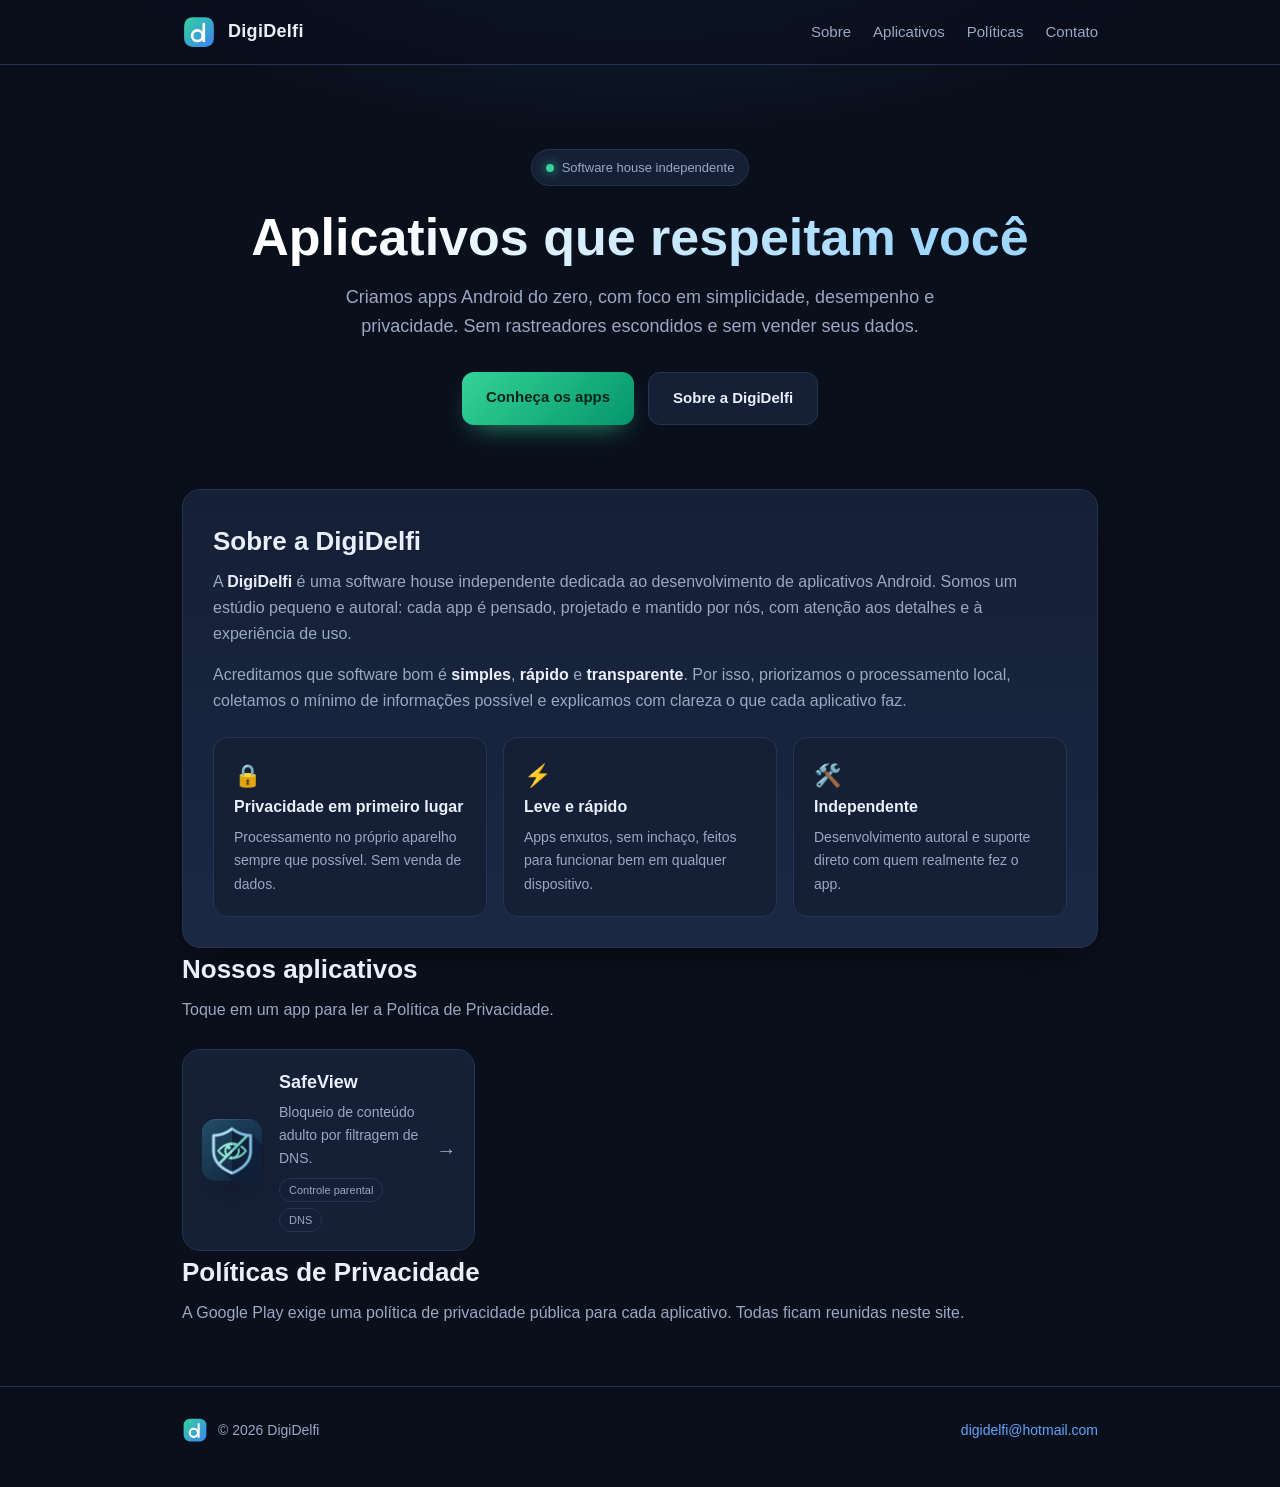
<file: index.html>
<!DOCTYPE html>
<html lang="pt-BR">
<head>
  <meta charset="UTF-8" />
  <meta name="viewport" content="width=device-width, initial-scale=1.0" />
  <title>DigiDelfi — Software house independente</title>
  <meta name="description" content="DigiDelfi é uma software house independente que cria aplicativos Android úteis, simples e que respeitam a sua privacidade." />
  <link rel="icon" href="assets/logo.svg" type="image/svg+xml" />
  <link rel="stylesheet" href="assets/style.css" />
</head>
<body>
  <nav class="nav">
    <div class="container nav-inner">
      <a class="brand" href="index.html">
        <img src="assets/logo.svg" alt="DigiDelfi" />
        <span>DigiDelfi</span>
      </a>
      <div class="nav-links">
        <a href="#sobre">Sobre</a>
        <a href="#apps">Aplicativos</a>
        <a href="#politicas">Políticas</a>
        <a href="mailto:zcdbd@hotmail.com">Contato</a>
      </div>
    </div>
  </nav>

  <header class="hero">
    <div class="container">
      <div class="badge"><span class="dot"></span> Software house independente</div>
      <h1>Aplicativos que respeitam você</h1>
      <p>
        Criamos apps Android do zero, com foco em simplicidade, desempenho e privacidade.
        Sem rastreadores escondidos e sem vender seus dados.
      </p>
      <div class="cta">
        <a class="btn btn-primary" href="#apps">Conheça os apps</a>
        <a class="btn btn-ghost" href="#sobre">Sobre a DigiDelfi</a>
      </div>
    </div>
  </header>

  <main>
    <section id="sobre" class="container">
      <div class="about">
        <h2 class="section-title">Sobre a DigiDelfi</h2>
        <p>
          A <strong>DigiDelfi</strong> é uma software house independente dedicada ao
          desenvolvimento de aplicativos Android. Somos um estúdio pequeno e autoral: cada app é
          pensado, projetado e mantido por nós, com atenção aos detalhes e à experiência de uso.
        </p>
        <p>
          Acreditamos que software bom é <strong>simples</strong>, <strong>rápido</strong> e
          <strong>transparente</strong>. Por isso, priorizamos o processamento local, coletamos o
          mínimo de informações possível e explicamos com clareza o que cada aplicativo faz.
        </p>
        <div class="grid-3">
          <div class="feature">
            <div class="ico">🔒</div>
            <h3>Privacidade em primeiro lugar</h3>
            <p>Processamento no próprio aparelho sempre que possível. Sem venda de dados.</p>
          </div>
          <div class="feature">
            <div class="ico">⚡</div>
            <h3>Leve e rápido</h3>
            <p>Apps enxutos, sem inchaço, feitos para funcionar bem em qualquer dispositivo.</p>
          </div>
          <div class="feature">
            <div class="ico">🛠️</div>
            <h3>Independente</h3>
            <p>Desenvolvimento autoral e suporte direto com quem realmente fez o app.</p>
          </div>
        </div>
      </div>
    </section>

    <section id="apps" class="container">
      <h2 class="section-title">Nossos aplicativos</h2>
      <p class="section-sub">Toque em um app para ler a Política de Privacidade.</p>

      <div class="apps">
        <a class="app-card" href="safeview.html">
          <img src="assets/safeview-icon.png" alt="Ícone do SafeView" />
          <div>
            <div class="name">SafeView</div>
            <div class="desc">Bloqueio de conteúdo adulto por filtragem de DNS.</div>
            <div class="tags">
              <span class="tag">Controle parental</span>
              <span class="tag">DNS</span>
            </div>
          </div>
          <div class="arrow">→</div>
        </a>

        <!-- Adicione novos apps aqui (copie o bloco acima e ajuste link, ícone e textos) -->
      </div>
    </section>

    <section id="politicas" class="container">
      <h2 class="section-title">Políticas de Privacidade</h2>
      <p class="section-sub">
        A Google Play exige uma política de privacidade pública para cada aplicativo.
        Todas ficam reunidas neste site.
      </p>
    </section>
  </main>

  <footer>
    <div class="container footer-inner">
      <div class="footer-brand">
        <img src="assets/logo.svg" alt="DigiDelfi" />
        <span>&copy; <span id="year"></span> DigiDelfi</span>
      </div>
      <div>
        <a href="mailto:zcdbd@hotmail.com">digidelfi@hotmail.com</a>
      </div>
    </div>
  </footer>

  <script>document.getElementById('year').textContent = new Date().getFullYear();</script>
</body>
</html>
</file>
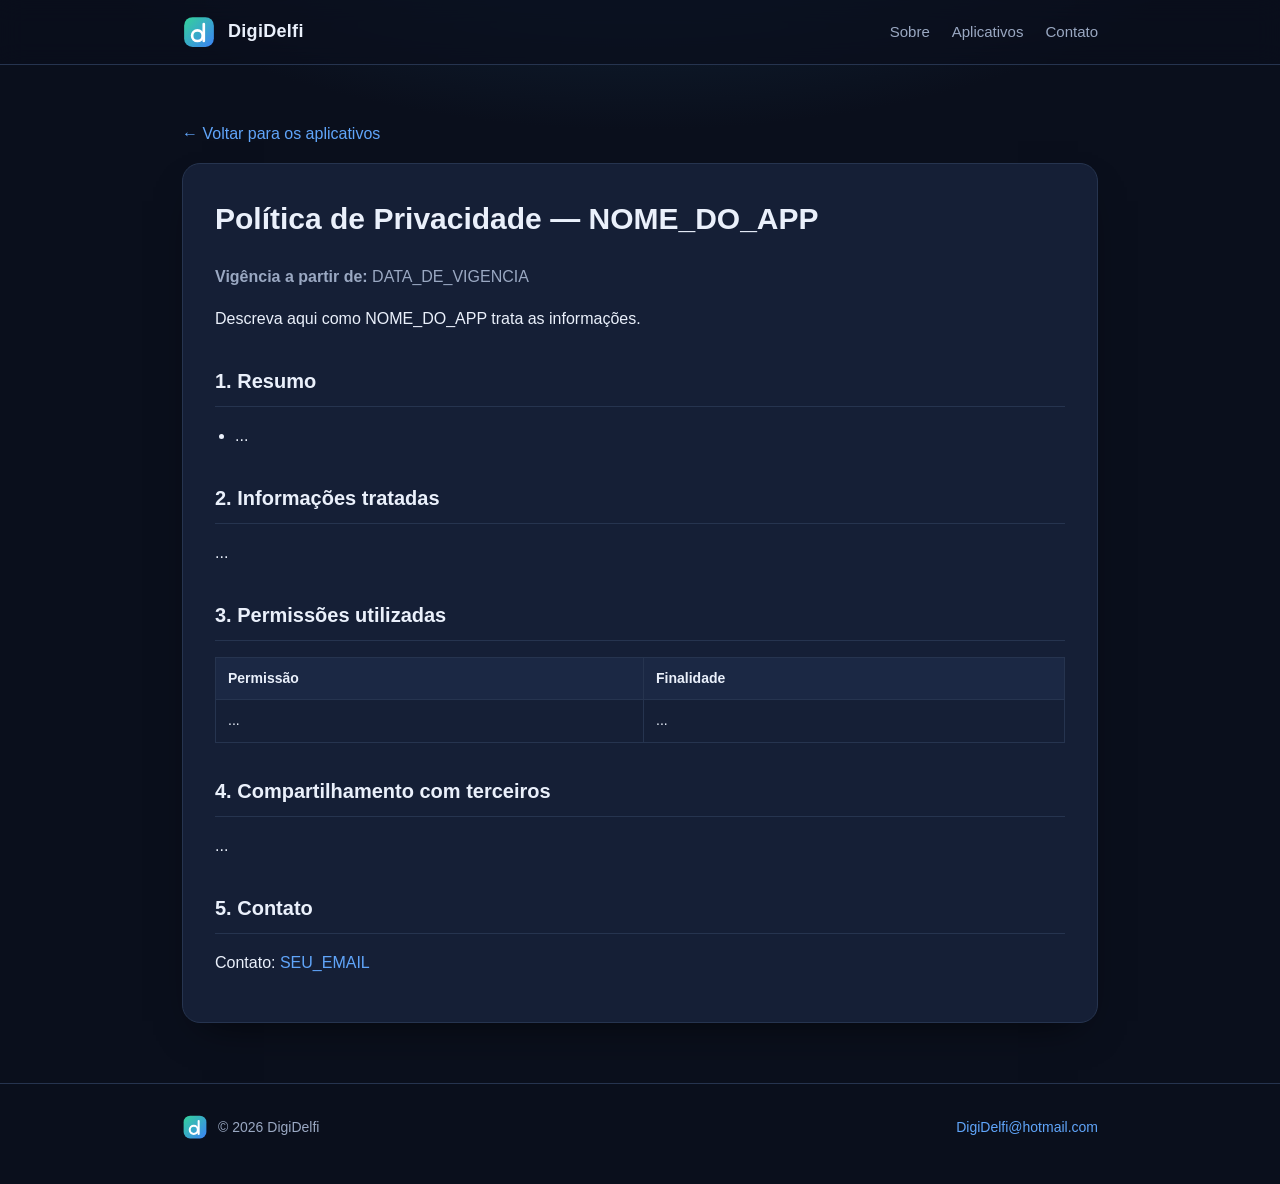
<file: modelo.html>
<!DOCTYPE html>
<html lang="pt-BR">
<head>
  <meta charset="UTF-8" />
  <meta name="viewport" content="width=device-width, initial-scale=1.0" />
  <title>Política de Privacidade — NOME_DO_APP</title>
  <meta name="description" content="Política de Privacidade do aplicativo NOME_DO_APP, da DigiDelfi." />
  <link rel="icon" href="assets/logo.svg" type="image/svg+xml" />
  <link rel="stylesheet" href="assets/style.css" />
</head>
<body>
  <nav class="nav">
    <div class="container nav-inner">
      <a class="brand" href="index.html">
        <img src="assets/logo.svg" alt="DigiDelfi" />
        <span>DigiDelfi</span>
      </a>
      <div class="nav-links">
        <a href="index.html#sobre">Sobre</a>
        <a href="index.html#apps">Aplicativos</a>
        <a href="mailto:zcdbd@hotmail.com">Contato</a>
      </div>
    </div>
  </nav>

  <main class="container" style="padding-top: 40px;">
    <p class="muted"><a href="index.html">&larr; Voltar para os aplicativos</a></p>

    <div class="policy">
      <h1>Política de Privacidade — NOME_DO_APP</h1>
      <p class="muted"><strong>Vigência a partir de:</strong> DATA_DE_VIGENCIA</p>

      <p>Descreva aqui como NOME_DO_APP trata as informações.</p>

      <h2>1. Resumo</h2>
      <ul>
        <li>...</li>
      </ul>

      <h2>2. Informações tratadas</h2>
      <p>...</p>

      <h2>3. Permissões utilizadas</h2>
      <table>
        <tr><th>Permissão</th><th>Finalidade</th></tr>
        <tr><td>...</td><td>...</td></tr>
      </table>

      <h2>4. Compartilhamento com terceiros</h2>
      <p>...</p>

      <h2>5. Contato</h2>
      <p>Contato: <a href="mailto:SEU_EMAIL">SEU_EMAIL</a></p>
    </div>
  </main>

  <footer>
    <div class="container footer-inner">
      <div class="footer-brand">
        <img src="assets/logo.svg" alt="DigiDelfi" />
        <span>&copy; <span id="year"></span> DigiDelfi</span>
      </div>
      <div><a href="mailto:zcdbd@hotmail.com">DigiDelfi@hotmail.com</a></div>
    </div>
  </footer>
  <script>document.getElementById('year').textContent = new Date().getFullYear();</script>
</body>
</html>
</file>
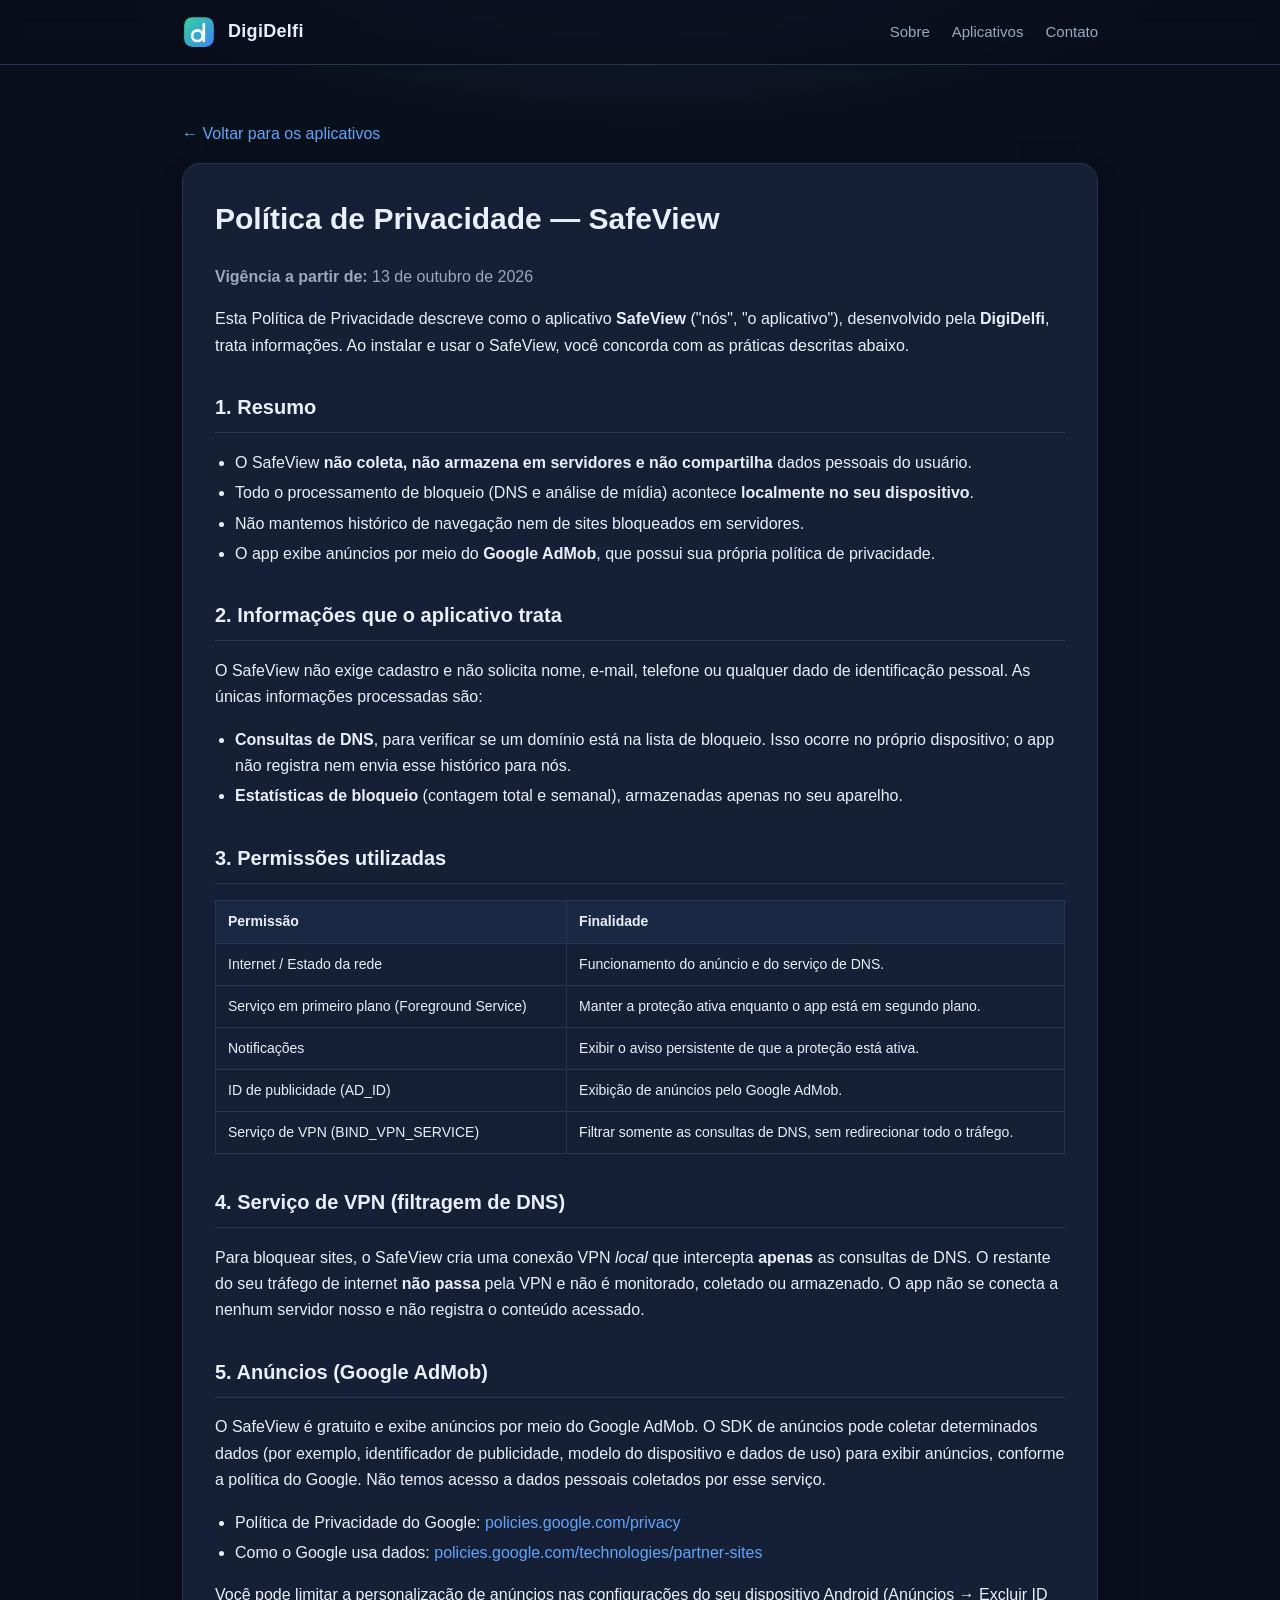
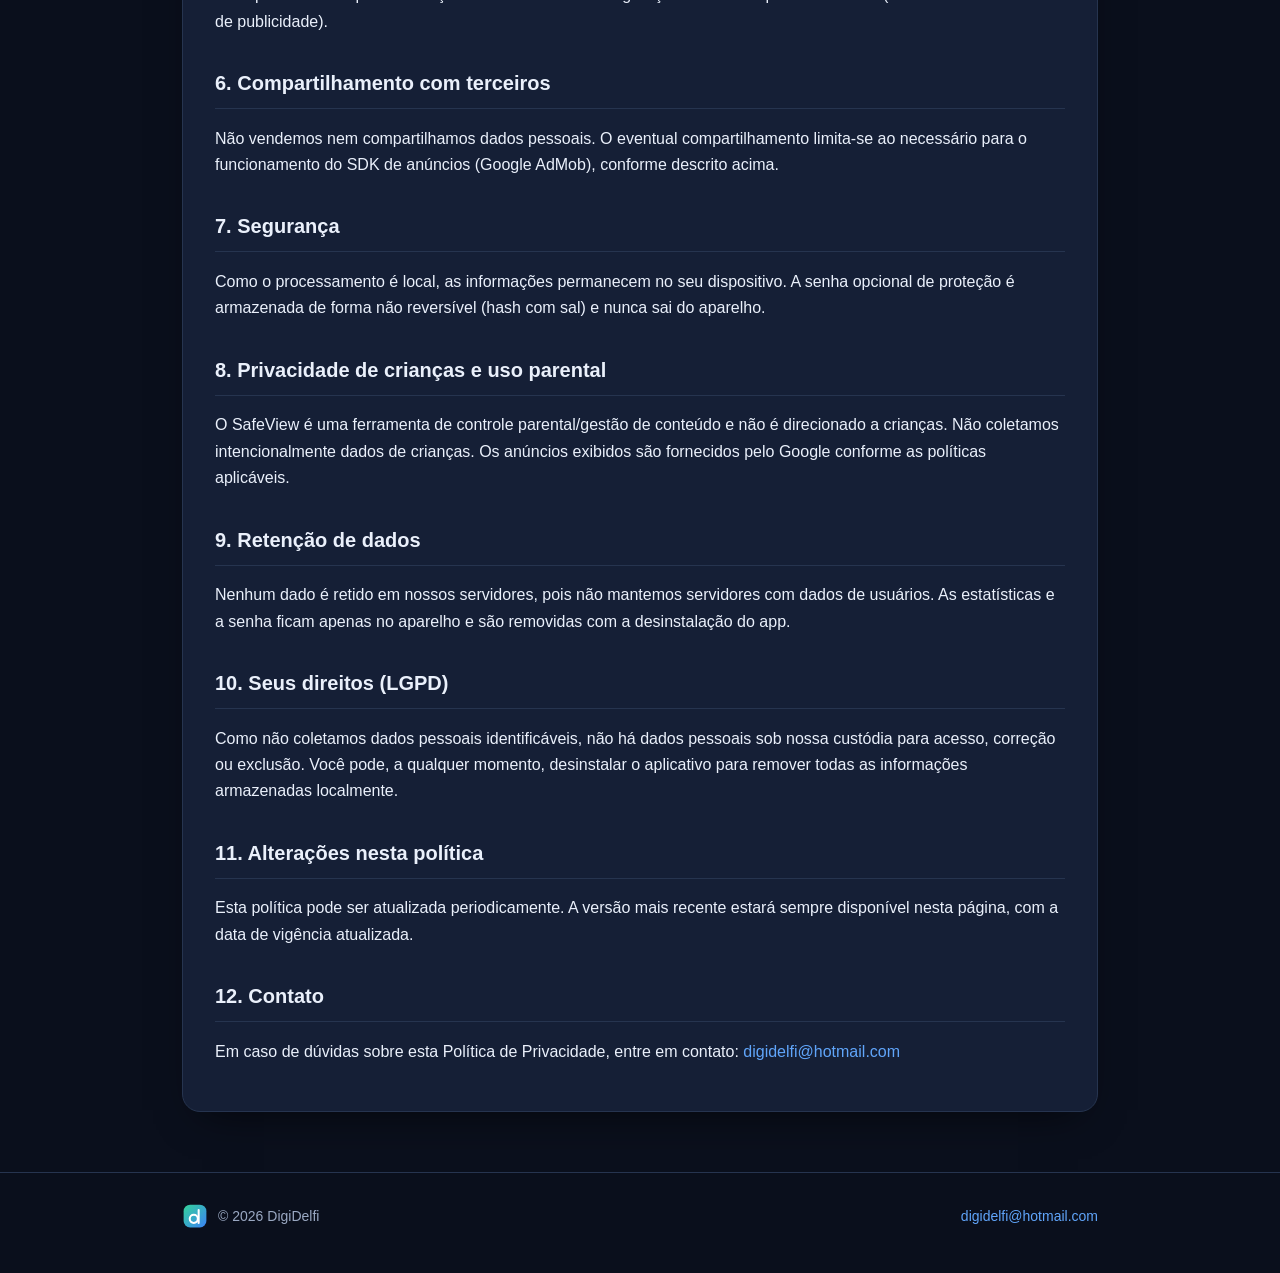
<file: safeview.html>
<!DOCTYPE html>
<html lang="pt-BR">
<head>
  <meta charset="UTF-8" />
  <meta name="viewport" content="width=device-width, initial-scale=1.0" />
  <title>Política de Privacidade — SafeView</title>
  <meta name="description" content="Política de Privacidade do aplicativo SafeView, da DigiDelfi." />
  <link rel="icon" href="assets/logo.svg" type="image/svg+xml" />
  <link rel="stylesheet" href="assets/style.css" />
</head>
<body>
  <nav class="nav">
    <div class="container nav-inner">
      <a class="brand" href="index.html">
        <img src="assets/logo.svg" alt="DigiDelfi" />
        <span>DigiDelfi</span>
      </a>
      <div class="nav-links">
        <a href="index.html#sobre">Sobre</a>
        <a href="index.html#apps">Aplicativos</a>
        <a href="mailto:zcdbd@hotmail.com">Contato</a>
      </div>
    </div>
  </nav>

  <main class="container" style="padding-top: 40px;">
    <p class="muted"><a href="index.html">&larr; Voltar para os aplicativos</a></p>

    <div class="policy">
      <h1>Política de Privacidade — SafeView</h1>
      <p class="muted"><strong>Vigência a partir de:</strong> 13 de outubro de 2026</p>

      <p>
        Esta Política de Privacidade descreve como o aplicativo <strong>SafeView</strong> ("nós",
        "o aplicativo"), desenvolvido pela <strong>DigiDelfi</strong>, trata informações. Ao instalar
        e usar o SafeView, você concorda com as práticas descritas abaixo.
      </p>

      <h2>1. Resumo</h2>
      <ul>
        <li>O SafeView <strong>não coleta, não armazena em servidores e não compartilha</strong> dados pessoais do usuário.</li>
        <li>Todo o processamento de bloqueio (DNS e análise de mídia) acontece <strong>localmente no seu dispositivo</strong>.</li>
        <li>Não mantemos histórico de navegação nem de sites bloqueados em servidores.</li>
        <li>O app exibe anúncios por meio do <strong>Google AdMob</strong>, que possui sua própria política de privacidade.</li>
      </ul>

      <h2>2. Informações que o aplicativo trata</h2>
      <p>
        O SafeView não exige cadastro e não solicita nome, e-mail, telefone ou qualquer dado
        de identificação pessoal. As únicas informações processadas são:
      </p>
      <ul>
        <li><strong>Consultas de DNS</strong>, para verificar se um domínio está na lista de bloqueio. Isso ocorre no próprio dispositivo; o app não registra nem envia esse histórico para nós.</li>
        <li><strong>Estatísticas de bloqueio</strong> (contagem total e semanal), armazenadas apenas no seu aparelho.</li>
      </ul>

      <h2>3. Permissões utilizadas</h2>
      <table>
        <tr><th>Permissão</th><th>Finalidade</th></tr>
        <tr><td>Internet / Estado da rede</td><td>Funcionamento do anúncio e do serviço de DNS.</td></tr>
        <tr><td>Serviço em primeiro plano (Foreground Service)</td><td>Manter a proteção ativa enquanto o app está em segundo plano.</td></tr>
        <tr><td>Notificações</td><td>Exibir o aviso persistente de que a proteção está ativa.</td></tr>
        <tr><td>ID de publicidade (AD_ID)</td><td>Exibição de anúncios pelo Google AdMob.</td></tr>
        <tr><td>Serviço de VPN (BIND_VPN_SERVICE)</td><td>Filtrar somente as consultas de DNS, sem redirecionar todo o tráfego.</td></tr>
      </table>

      <h2>4. Serviço de VPN (filtragem de DNS)</h2>
      <p>
        Para bloquear sites, o SafeView cria uma conexão VPN <em>local</em> que intercepta
        <strong>apenas</strong> as consultas de DNS. O restante do seu tráfego de internet
        <strong>não passa</strong> pela VPN e não é monitorado, coletado ou armazenado.
        O app não se conecta a nenhum servidor nosso e não registra o conteúdo acessado.
      </p>

      <h2>5. Anúncios (Google AdMob)</h2>
      <p>
        O SafeView é gratuito e exibe anúncios por meio do Google AdMob. O SDK de anúncios pode
        coletar determinados dados (por exemplo, identificador de publicidade, modelo do
        dispositivo e dados de uso) para exibir anúncios, conforme a política do Google.
        Não temos acesso a dados pessoais coletados por esse serviço.
      </p>
      <ul>
        <li>Política de Privacidade do Google: <a href="https://policies.google.com/privacy" target="_blank" rel="noopener">policies.google.com/privacy</a></li>
        <li>Como o Google usa dados: <a href="https://policies.google.com/technologies/partner-sites" target="_blank" rel="noopener">policies.google.com/technologies/partner-sites</a></li>
      </ul>
      <p>
        Você pode limitar a personalização de anúncios nas configurações do seu dispositivo Android
        (Anúncios → Excluir ID de publicidade).
      </p>

      <h2>6. Compartilhamento com terceiros</h2>
      <p>
        Não vendemos nem compartilhamos dados pessoais. O eventual compartilhamento limita-se ao
        necessário para o funcionamento do SDK de anúncios (Google AdMob), conforme descrito acima.
      </p>

      <h2>7. Segurança</h2>
      <p>
        Como o processamento é local, as informações permanecem no seu dispositivo. A senha
        opcional de proteção é armazenada de forma não reversível (hash com sal) e nunca sai do aparelho.
      </p>

      <h2>8. Privacidade de crianças e uso parental</h2>
      <p>
        O SafeView é uma ferramenta de controle parental/gestão de conteúdo e não é direcionado a
        crianças. Não coletamos intencionalmente dados de crianças. Os anúncios exibidos são
        fornecidos pelo Google conforme as políticas aplicáveis.
      </p>

      <h2>9. Retenção de dados</h2>
      <p>
        Nenhum dado é retido em nossos servidores, pois não mantemos servidores com dados de usuários.
        As estatísticas e a senha ficam apenas no aparelho e são removidas com a desinstalação do app.
      </p>

      <h2>10. Seus direitos (LGPD)</h2>
      <p>
        Como não coletamos dados pessoais identificáveis, não há dados pessoais sob nossa custódia
        para acesso, correção ou exclusão. Você pode, a qualquer momento, desinstalar o aplicativo
        para remover todas as informações armazenadas localmente.
      </p>

      <h2>11. Alterações nesta política</h2>
      <p>
        Esta política pode ser atualizada periodicamente. A versão mais recente estará sempre
        disponível nesta página, com a data de vigência atualizada.
      </p>

      <h2>12. Contato</h2>
      <p>
        Em caso de dúvidas sobre esta Política de Privacidade, entre em contato:
        <a href="mailto:zcdbd@hotmail.com">digidelfi@hotmail.com</a>
      </p>
    </div>
  </main>

  <footer>
    <div class="container footer-inner">
      <div class="footer-brand">
        <img src="assets/logo.svg" alt="DigiDelfi" />
        <span>&copy; <span id="year"></span> DigiDelfi</span>
      </div>
      <div><a href="mailto:zcdbd@hotmail.com">digidelfi@hotmail.com</a></div>
    </div>
  </footer>
  <script>document.getElementById('year').textContent = new Date().getFullYear();</script>
</body>
</html>
</file>
<file: assets/style.css>
:root {
  --bg: #0a0f1c;
  --bg-soft: #111a2e;
  --surface: #151f36;
  --surface-2: #1b2844;
  --border: #26344f;
  --text: #eaf0fb;
  --muted: #9aa8c2;
  --accent: #34d399;
  --accent-2: #60a5fa;
  --radius: 18px;
  --shadow: 0 18px 40px -20px rgba(0, 0, 0, 0.7);
  --max: 960px;
}

* { box-sizing: border-box; }

html { scroll-behavior: smooth; }

body {
  margin: 0;
  font-family: -apple-system, BlinkMacSystemFont, "Segoe UI", Roboto, Helvetica, Arial, sans-serif;
  background: radial-gradient(1200px 600px at 50% -200px, #16324a 0%, var(--bg) 55%);
  color: var(--text);
  line-height: 1.65;
  -webkit-font-smoothing: antialiased;
}

a { color: var(--accent-2); text-decoration: none; }
a:hover { text-decoration: underline; }

.container { max-width: var(--max); margin: 0 auto; padding: 0 22px; }

/* Nav */
.nav {
  position: sticky;
  top: 0;
  z-index: 10;
  backdrop-filter: blur(12px);
  background: rgba(10, 15, 28, 0.72);
  border-bottom: 1px solid var(--border);
}
.nav-inner { display: flex; align-items: center; justify-content: space-between; height: 64px; }
.brand { display: flex; align-items: center; gap: 12px; color: var(--text); font-weight: 700; text-decoration: none; }
.brand:hover { text-decoration: none; }
.brand img { width: 34px; height: 34px; }
.brand span { font-size: 18px; letter-spacing: .3px; }
.nav-links { display: flex; gap: 22px; }
.nav-links a { color: var(--muted); font-size: 15px; }
.nav-links a:hover { color: var(--text); text-decoration: none; }

/* Hero */
.hero { padding: 84px 0 64px; text-align: center; }
.badge {
  display: inline-flex; align-items: center; gap: 8px;
  padding: 7px 14px;
  border: 1px solid var(--border);
  border-radius: 999px;
  background: var(--surface);
  color: var(--muted);
  font-size: 13px;
  margin-bottom: 22px;
}
.badge .dot { width: 8px; height: 8px; border-radius: 50%; background: var(--accent); box-shadow: 0 0 12px var(--accent); }
.hero h1 {
  font-size: clamp(32px, 6vw, 52px);
  line-height: 1.12;
  margin: 0 0 16px;
  background: linear-gradient(120deg, #ffffff 20%, #9fd7ff 80%);
  -webkit-background-clip: text;
  background-clip: text;
  color: transparent;
}
.hero p { color: var(--muted); font-size: 18px; max-width: 620px; margin: 0 auto; }
.cta { margin-top: 30px; display: flex; gap: 14px; justify-content: center; flex-wrap: wrap; }
.btn {
  display: inline-block;
  padding: 13px 24px;
  border-radius: 12px;
  font-weight: 600;
  font-size: 15px;
  transition: transform .15s ease, box-shadow .15s ease, background .15s ease;
}
.btn:hover { text-decoration: none; transform: translateY(-2px); }
.btn-primary { background: linear-gradient(135deg, var(--accent), #059669); color: #04231a; box-shadow: 0 12px 26px -12px rgba(52, 211, 153, .7); }
.btn-ghost { border: 1px solid var(--border); color: var(--text); background: var(--surface); }

/* Sections */
section { padding: 30px 0; }
.section-title { font-size: 26px; margin: 0 0 6px; }
.section-sub { color: var(--muted); margin: 0 0 26px; }

/* About */
.about {
  background: linear-gradient(180deg, var(--surface) 0%, var(--surface-2) 100%);
  border: 1px solid var(--border);
  border-radius: var(--radius);
  padding: 30px;
  box-shadow: var(--shadow);
}
.about p { color: var(--muted); margin: 0 0 14px; }
.about p:last-child { margin-bottom: 0; }
.about strong { color: var(--text); }

.grid-3 { display: grid; grid-template-columns: repeat(auto-fit, minmax(220px, 1fr)); gap: 16px; margin-top: 22px; }
.feature { background: var(--surface); border: 1px solid var(--border); border-radius: 14px; padding: 20px; }
.feature h3 { margin: 0 0 6px; font-size: 16px; }
.feature p { margin: 0; color: var(--muted); font-size: 14px; }
.feature .ico { font-size: 22px; }

/* Apps */
.apps { display: grid; grid-template-columns: repeat(auto-fill, minmax(280px, 1fr)); gap: 18px; margin-top: 22px; }
.app-card {
  display: flex; gap: 16px; align-items: center;
  background: var(--surface);
  border: 1px solid var(--border);
  border-radius: var(--radius);
  padding: 18px;
  color: var(--text);
  text-decoration: none;
  transition: transform .18s ease, border-color .18s ease, background .18s ease;
}
.app-card:hover { transform: translateY(-4px); border-color: #2f4a6e; background: var(--surface-2); text-decoration: none; }
.app-card img { width: 62px; height: 62px; border-radius: 15px; flex: 0 0 auto; box-shadow: var(--shadow); }
.app-card .name { font-size: 18px; font-weight: 700; }
.app-card .desc { color: var(--muted); font-size: 14px; margin-top: 3px; }
.tags { margin-top: 8px; display: flex; gap: 6px; flex-wrap: wrap; }
.tag { font-size: 11px; color: var(--muted); border: 1px solid var(--border); border-radius: 999px; padding: 2px 9px; }
.app-card .arrow { margin-left: auto; color: var(--muted); font-size: 20px; }
.app-card:hover .arrow { color: var(--accent); }

/* Policy */
.policy {
  background: var(--surface);
  border: 1px solid var(--border);
  border-radius: var(--radius);
  padding: 30px 32px;
  box-shadow: var(--shadow);
}
.policy h1 { font-size: 30px; margin-top: 0; }
.policy h2 { font-size: 20px; margin-top: 32px; border-bottom: 1px solid var(--border); padding-bottom: 8px; }
.policy ul { padding-left: 20px; }
.policy li { margin: 4px 0; }
.muted { color: var(--muted); }

table { border-collapse: collapse; width: 100%; margin: 14px 0; }
th, td { border: 1px solid var(--border); padding: 9px 12px; text-align: left; font-size: 14px; }
th { background: var(--surface-2); }

/* Footer */
footer {
  margin-top: 60px;
  border-top: 1px solid var(--border);
  padding: 30px 0 44px;
  color: var(--muted);
  font-size: 14px;
}
.footer-inner { display: flex; align-items: center; justify-content: space-between; gap: 16px; flex-wrap: wrap; }
.footer-brand { display: flex; align-items: center; gap: 10px; }
.footer-brand img { width: 26px; height: 26px; }

@media (max-width: 560px) {
  .nav-links { display: none; }
  .hero { padding: 60px 0 44px; }
}
</file>
